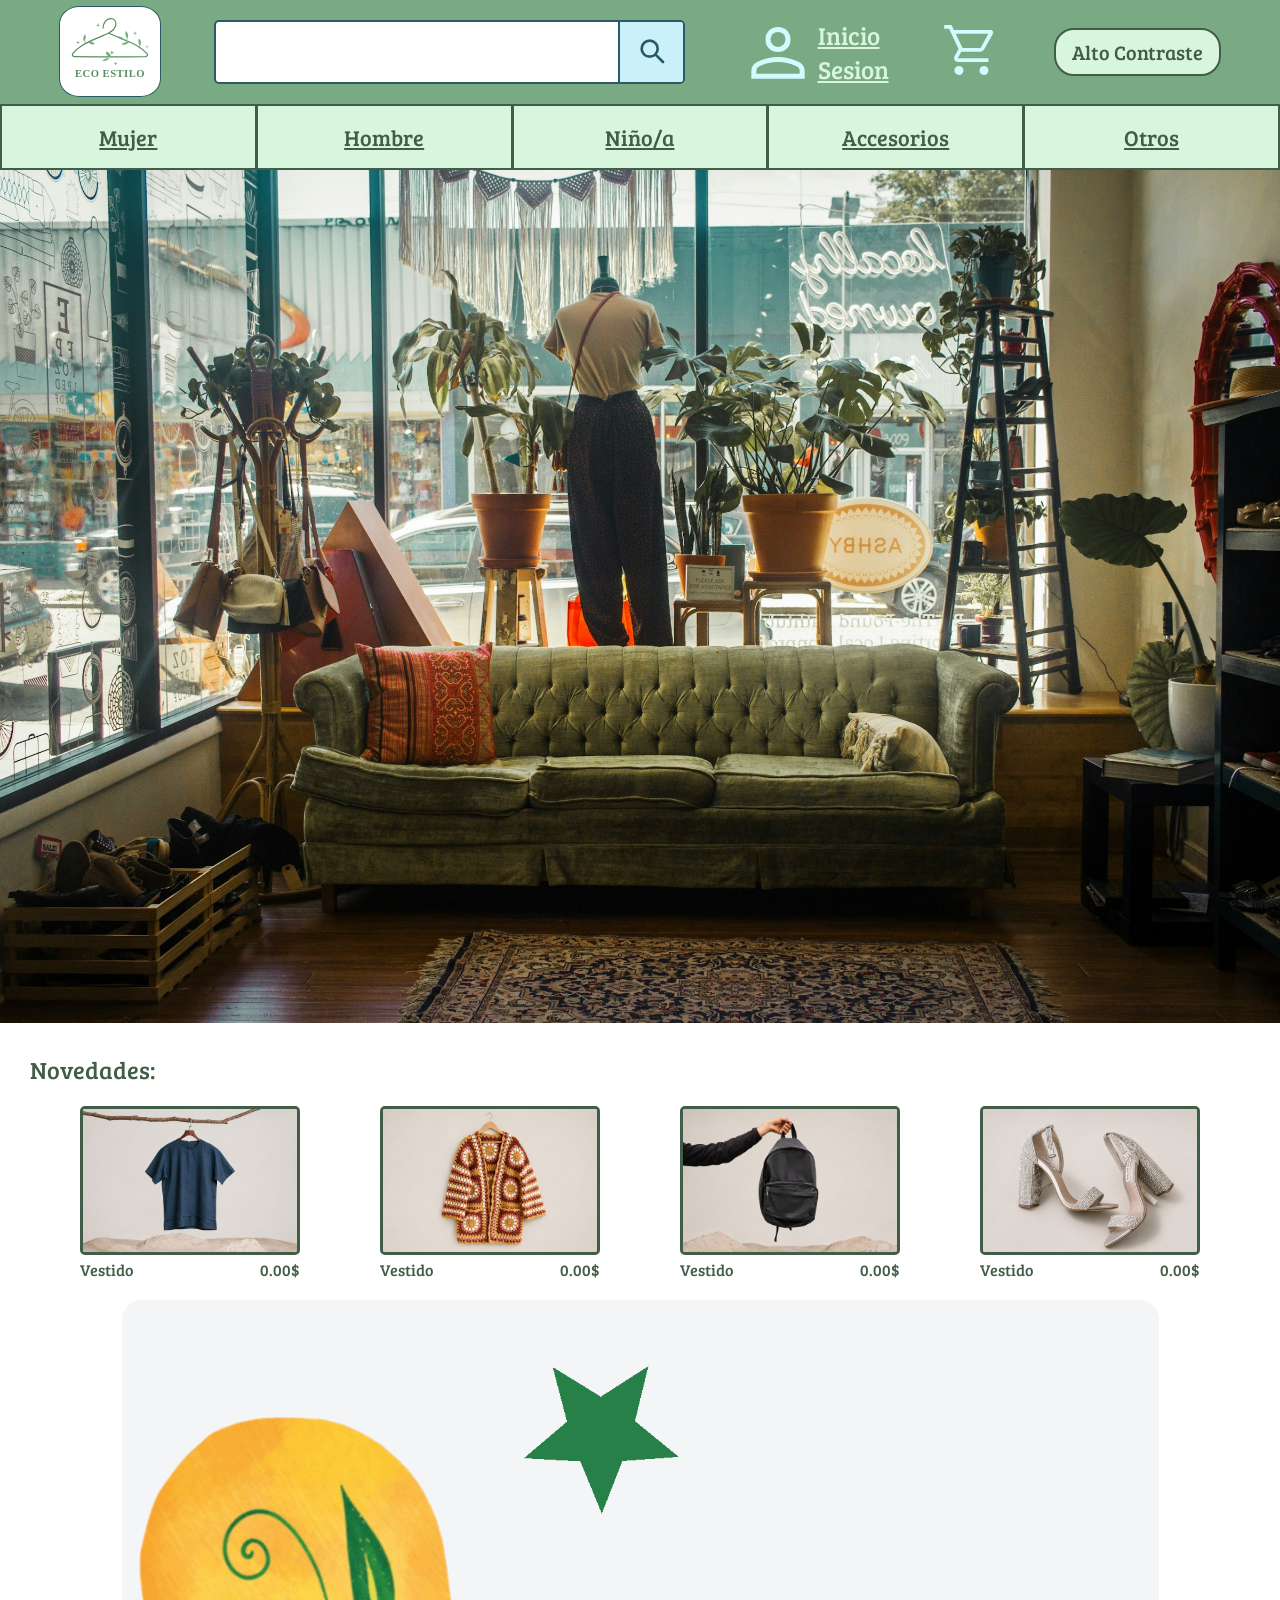
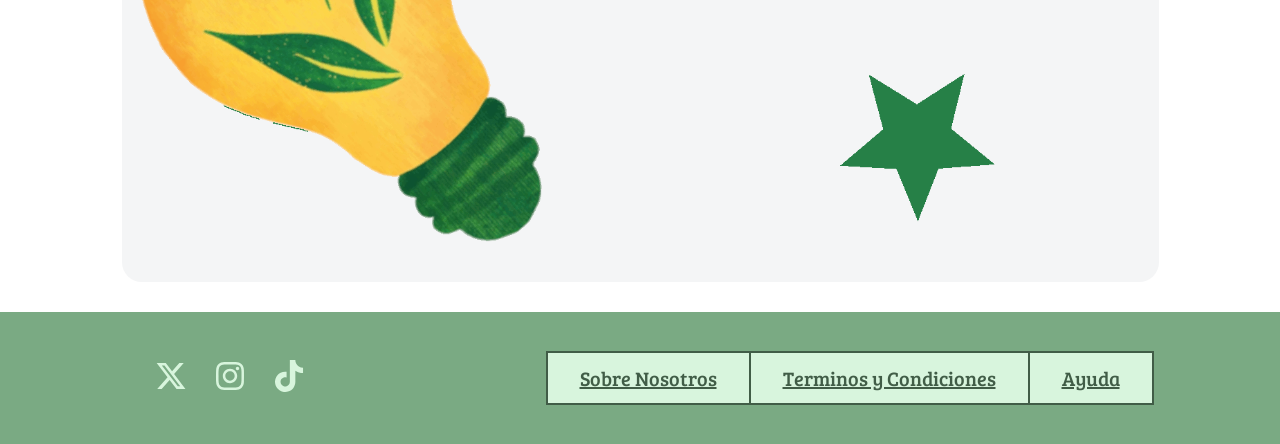
<file: index.html>
<!DOCTYPE html>
<html lang="en">
<head>
    <meta charset="UTF-8">
    <meta name="viewport" content="width=device-width, initial-scale=1.0">
    <title>Eco Estilo</title>
    <link rel="preconnect" href="https://fonts.googleapis.com">
    <link rel="preconnect" href="https://fonts.gstatic.com" crossorigin>
    <link href="https://fonts.googleapis.com/css2?family=Bree+Serif&display=swap" rel="stylesheet">
    <link rel="stylesheet" href="./css/estilo.css" title="Estilo Principal">
    <link rel="alternate stylesheet" href="./css/alto-contraste.css" title="Alto Contraste" id="link-contraste">
</head>
<body>
   
    <header>
        <div id="menuPrincipal">
            <div class="fondo_logo">
                <a href="./index.html"><img src="./img/svg/logo.svg" alt="logo" class="logo"></a>
            </div>
            <div id="buscador">
                <form action="#" method="get">
                    <input type="text" name="buscador" id="busca">
                    <button type="button" class="boton_buscar">
                        <svg class="lupa" width="32" height="32" viewBox="0 0 24 24" fill="none" stroke="currentColor" stroke-width="2" stroke-linecap="round" stroke-linejoin="round">
                            <circle cx="11" cy="11" r="6"></circle>
                            <line x1="21" y1="21" x2="16" y2="16"></line>
                        </svg>
                    </button>
                </form>
            </div>
            <div id="usuario">
                <a href="./sesion.html" class="inicio_sesion">
                    <img src="./img/svg/usuario.svg" alt="" class="imagen_usuario">
                    Inicio<br>Sesion
                </a>
            </div>
            <div id="compra">
            <a href="./comprar.html">
                <img src="./img/svg/cesta.svg" alt="carrito" class="imagen_carrito">
            </a>
            </div>
            <div id="boton_contraste">
                <button type="button" class="boton_altoContraste">Alto Contraste</button>
            </div>
        </div>
        <div class="enlaces">
            <nav>
                <a href="./lista-productos.html" class="a_enlaces">Mujer</a>
                <a href="./lista-productos.html" class="a_enlaces">Hombre</a>
                <a href="./lista-productos.html" class="a_enlaces">Niño/a</a>
                <a href="./lista-productos.html" class="a_enlaces">Accesorios</a>
                <a href="./lista-productos.html" class="a_enlaces">Otros</a>
            </nav>
        </div>
    </header>
    <main>
        <div id="banner">
            <picture>
                <!--
                source srcset="./multimedia/originales/imagen.webp" type="image/webp">
                -->
                <img src="./multimedia/originales/banner.jpg" alt="fondo-tienda">
            </picture>
        </div>
        <div id="novedades">
            <h2 class="texto_novedades">Novedades:</h2>
            <div id="mostrar_productos">
                <div class="productos">
                    <a href="./producto-detalle.html" class="enlace_producto_detalle">
                        <img src="./img/camiseta-azul.jpg" alt="ropa" class="imagenes_productos">
                        <div class="texto_descripcionSimple">
                            <p class="texto_producto">Vestido</p>
                            <p class="texto_precio">0.00$</p>
                        </div>
                    </a>
                </div>


                <div class="productos">
                    <a href="./producto-detalle.html" class="enlace_producto_detalle">
                        <img src="./img/jersey.jpg" alt="ropa" class="imagenes_productos">
                        <div class="texto_descripcionSimple">
                            <p class="texto_producto">Vestido</p>
                            <p class="texto_precio">0.00$</p>
                        </div>
                    </a>
                </div>
               
                <div class="productos">
                    <a href="./producto-detalle.html" class="enlace_producto_detalle">
                        <img src="./img/mochila.jpg" alt="ropa" class="imagenes_productos">
                        <div class="texto_descripcionSimple">
                            <p class="texto_producto">Vestido</p>
                            <p class="texto_precio">0.00$</p>
                        </div>
                    </a>
                </div>


                <div class="productos">
                    <a href="./producto-detalle.html" class="enlace_producto_detalle">
                        <img src="./img/tacones.jpg" alt="ropa" class="imagenes_productos">
                        <div class="texto_descripcionSimple">
                            <p class="texto_producto">Vestido</p>
                            <p class="texto_precio">0.00$</p>
                        </div>
                    </a>
                </div>
            </div>
            <div class="animacion">
                <img src="./multimedia/animaciones/Animacion_lampara.gif" alt="lampara" class="animacion">
            </div>
           
        </div>
    </main>
    <footer>
        <div id="redes">
            <a href="#"><img src="./img/svg/x.svg" alt="" class="imagenes_redes"></a>
            <a href="#"><img src="./img/svg/instagram.svg" alt="" class="imagenes_redes"></a>
            <a href="#"><img src="./img/svg/tiktok.svg" alt="" class="imagenes_redes"></a>
        </div>
        <div id="masEnlaces">
            <div class="enlaces_footer">
                <a href="./sobreNosotros.html" >Sobre Nosotros</a>
            </div>
            <div class="enlaces_footer">
                <a href="#" >Terminos y Condiciones</a>
            </div>
            <div class="enlaces_footer">
                <a href="#" >Ayuda</a>
            </div>
        </div>
    </footer>


    <!--Codigo para el boton de alto contraste-->
    <script>
        onload=()=>{
            document.getElementsByClassName("boton_altoContraste")[0].addEventListener("click",CambiarAltoContraste)
        }


        const stylesheetAlterno = document.getElementById('link-contraste');


        function CambiarAltoContraste(){
            if (stylesheetAlterno.disabled) {
                stylesheetAlterno.disabled = false; // ACTIVAR el css alternativo
            } else {
                stylesheetAlterno.disabled = true;  // DESACTIVAR el css alternativo
            }
        }


    </script>


</body>
</html>
</file>
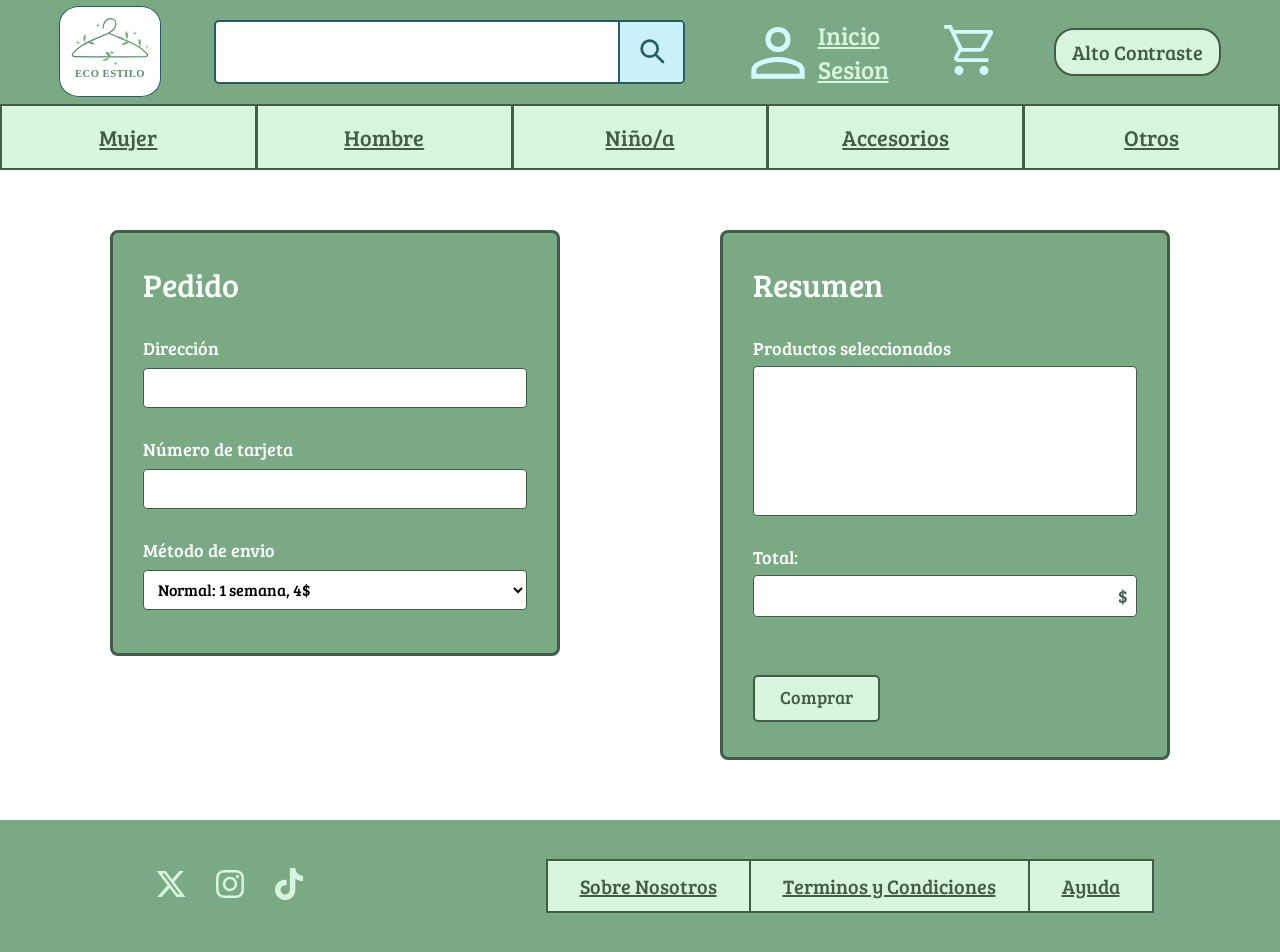
<file: comprar.html>
<!DOCTYPE html>
<html lang="en">
<head>
   <meta charset="UTF-8">
   <meta name="viewport" content="width=device-width, initial-scale=1.0">
   <title>Comprar</title>
   <link rel="preconnect" href="https://fonts.googleapis.com">
   <link rel="preconnect" href="https://fonts.gstatic.com" crossorigin>
   <link href="https://fonts.googleapis.com/css2?family=Bree+Serif&display=swap" rel="stylesheet">
   <link rel="stylesheet" href="./css/estilo.css" title="Estilo Principal">
   <link rel="alternate stylesheet" href="./css/alto-contraste.css" title="Alto Contraste" id="link-contraste">
</head>

<body>
    <header>
        <div id="menuPrincipal">
            <div class="fondo_logo">
                <a href="./index.html"><img src="./img/svg/logo.svg" alt="logo" class="logo"></a>
            </div>
            <div id="buscador">
                <form action="#" method="get">
                    <input type="text" name="buscador" id="busca">
                    <button type="button" class="boton_buscar">
                        <svg class="lupa" width="32" height="32" viewBox="0 0 24 24" fill="none" stroke="currentColor" stroke-width="2" stroke-linecap="round" stroke-linejoin="round">
                            <circle cx="11" cy="11" r="6"></circle>
                            <line x1="21" y1="21" x2="16" y2="16"></line>
                        </svg>
                    </button>
                </form>
            </div>
            <div id="usuario">
                <a href="./sesion.html" class="inicio_sesion">
                    <img src="./img/svg/usuario.svg" alt="" class="imagen_usuario">
                    Inicio<br>Sesion
                </a>
            </div>
            <div id="compra">
            <a href="./comprar.html">
                <img src="./img/svg/cesta.svg" alt="carrito" class="imagen_carrito">
            </a>
            </div>
            <div id="boton_contraste">
                <button type="button" class="boton_altoContraste">Alto Contraste</button>
            </div>
        </div>
        <div class="enlaces">
            <nav>
                <a href="./lista-productos.html" class="a_enlaces">Mujer</a>
                <a href="./lista-productos.html" class="a_enlaces">Hombre</a>
                <a href="./lista-productos.html" class="a_enlaces">Niño/a</a>
                <a href="./lista-productos.html" class="a_enlaces">Accesorios</a>
                <a href="./lista-productos.html" class="a_enlaces">Otros</a>
            </nav>
        </div>
    </header>


    <main>
        <section class="contenedor">
            <div class="columna">
                <form action="#" method="POST">
                    <h2>Pedido</h2>
                    <label>Dirección<br>
                        <input type="text" name="direccion" >
                    </label> <br>
                    <label>Número de tarjeta <br>
                        <input type="text" name="tarjeta" >
                    </label> <br>
                    <label>Método de envio
                        <select id="envio" name="envio">
                            <option value="normal">Normal: 1 semana, 4$</option>
                            <option value="express">Express: 1 día, 10$</option>
                        </select>
                    </label>
                </form>
            </div>
            <div class="columna">
                <form action="#" method="POST">
                    <h2>Resumen</h2>
                    <label>Productos seleccionados <br>
                        <p></p>
                    </label> <br>
                    <label>Total:<br>
                        <p class="precio_total"> $</p>
                    </label> <br> <br>                         
                    <input type="button" value="Comprar" class="boton">
                </form>
            </div>     
        </section>
   </main>

    <footer>
        <div id="redes">
            <a href="#"><img src="./img/svg/x.svg" alt="" class="imagenes_redes"></a>
            <a href="#"><img src="./img/svg/instagram.svg" alt="" class="imagenes_redes"></a>
            <a href="#"><img src="./img/svg/tiktok.svg" alt="" class="imagenes_redes"></a>
        </div>
        <div id="masEnlaces">
            <div class="enlaces_footer">
                <a href="./sobreNosotros.html" >Sobre Nosotros</a>
            </div>
            <div class="enlaces_footer">
                <a href="#" >Terminos y Condiciones</a>
            </div>
            <div class="enlaces_footer">
                <a href="#" >Ayuda</a>
            </div>
        </div>
    </footer>

    <!--Codigo para el boton de alto contraste-->
    <script>
        onload=()=>{
            document.getElementsByClassName("boton_altoContraste")[0].addEventListener("click",CambiarAltoContraste)
        }

        const stylesheetAlterno = document.getElementById('link-contraste');

        function CambiarAltoContraste(){
            if (stylesheetAlterno.disabled) {
                stylesheetAlterno.disabled = false; // ACTIVAR el archivo alternativo
            } else {
                stylesheetAlterno.disabled = true;  // DESACTIVAR el archivo alternativo
            }
        }

    </script>

</body>
</html>
</file>
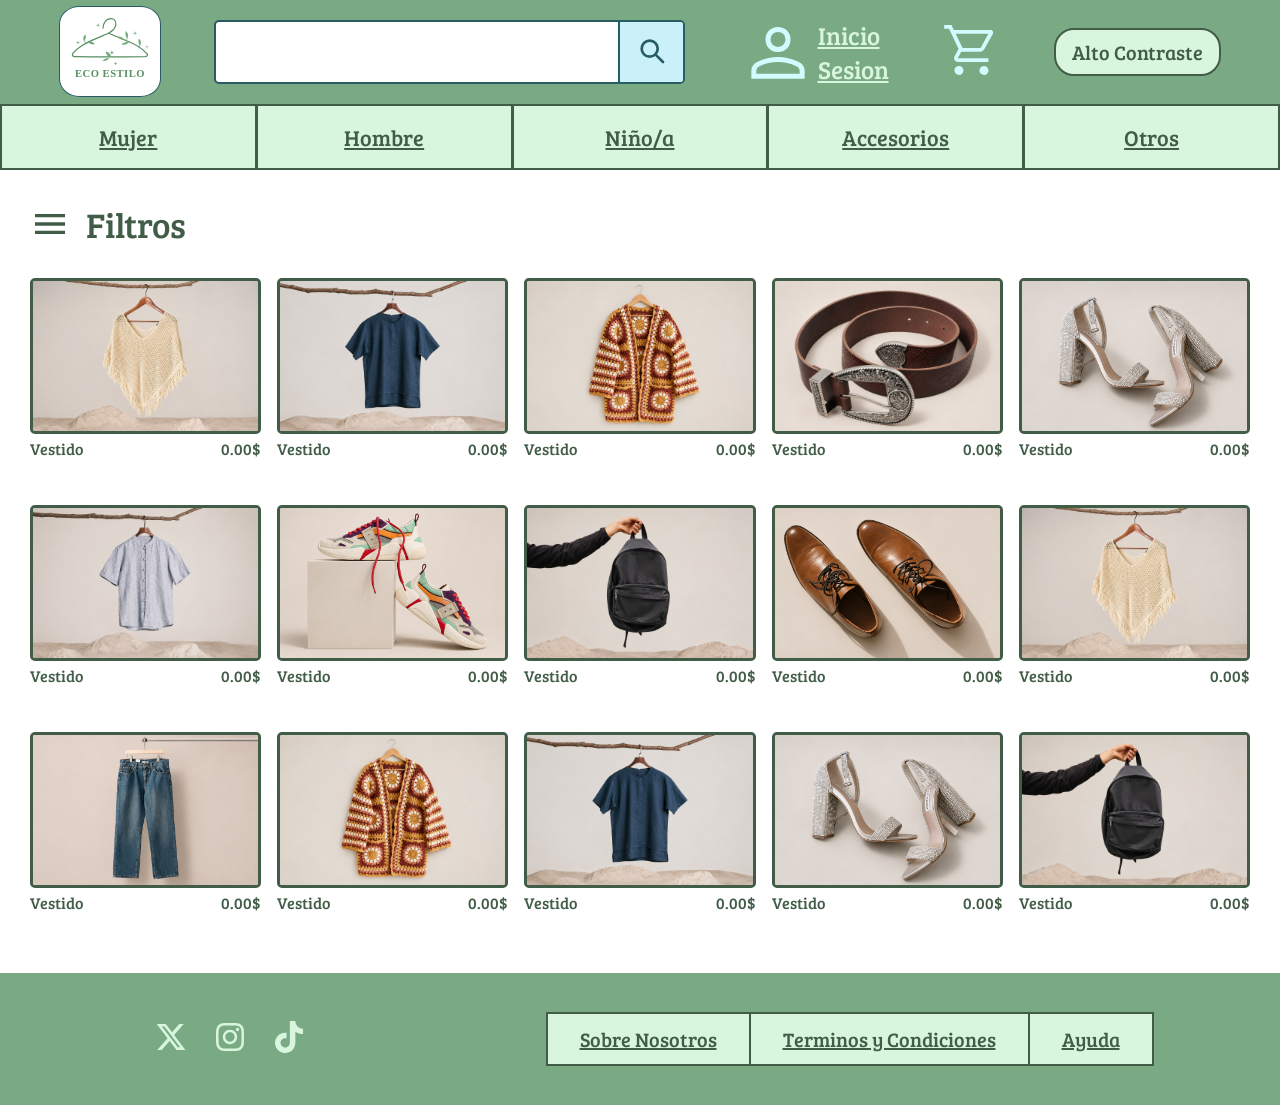
<file: lista-productos.html>
<!DOCTYPE html>
<html lang="en">
<head>
    <meta charset="UTF-8">
    <meta name="viewport" content="width=device-width, initial-scale=1.0">
    <title>Lista-Productos</title>
    <link rel="preconnect" href="https://fonts.googleapis.com">
    <link rel="preconnect" href="https://fonts.gstatic.com" crossorigin>
    <link href="https://fonts.googleapis.com/css2?family=Bree+Serif&display=swap" rel="stylesheet">
    <link rel="stylesheet" href="./css/estilo.css" title="Estilo Principal">
    <link rel="alternate stylesheet" href="./css/alto-contraste.css" title="Alto Contraste" id="link-contraste">
</head>
<body>
    <header>
        <div id="menuPrincipal">
            <div class="fondo_logo">
                <a href="./index.html"><img src="./img/svg/logo.svg" alt="logo" class="logo"></a>
            </div>
            <div id="buscador">
                <form action="#" method="get">
                    <input type="text" name="buscador" id="busca">
                    <button type="button" class="boton_buscar">
                        <svg class="lupa" width="32" height="32" viewBox="0 0 24 24" fill="none" stroke="currentColor" stroke-width="2" stroke-linecap="round" stroke-linejoin="round">
                            <circle cx="11" cy="11" r="6"></circle>
                            <line x1="21" y1="21" x2="16" y2="16"></line>
                        </svg>
                    </button>
                </form>
            </div>
            <div id="usuario">
                <a href="./sesion.html" class="inicio_sesion">
                    <img src="./img/svg/usuario.svg" alt="" class="imagen_usuario">
                    Inicio<br>Sesion
                </a>
            </div>
            <div id="compra">
            <a href="./comprar.html">
                <img src="./img/svg/cesta.svg" alt="carrito" class="imagen_carrito">
            </a>
            </div>
            <div id="boton_contraste">
                <button type="button" class="boton_altoContraste">Alto Contraste</button>
            </div>
        </div>
        <div class="enlaces">
            <nav>
                <a href="./lista-productos.html" class="a_enlaces">Mujer</a>
                <a href="./lista-productos.html" class="a_enlaces">Hombre</a>
                <a href="./lista-productos.html" class="a_enlaces">Niño/a</a>
                <a href="./lista-productos.html" class="a_enlaces">Accesorios</a>
                <a href="./lista-productos.html" class="a_enlaces">Otros</a>
            </nav>
        </div>
    </header>
    <main>
        <div class="filtros">
            <img src="./img/menu.svg" alt="filtro" class="imagen_filtro">
            <p class="texto_filtro">Filtros</p>
        </div>
        <div id="lista_productos">
            <div class="productos">
                <a href="./producto-detalle.html" class="enlace_producto_detalle">
                    <img src="./img/chal.jpg" alt="ropa" class="imagenes_productos">
                    <div class="texto_descripcionSimple">
                        <p class="texto_producto">Vestido</p>
                        <p class="texto_precio">0.00$</p>
                    </div>
                </a>
            </div>

            <div class="productos">
                <a href="./producto-detalle.html" class="enlace_producto_detalle">
                    <img src="./img/camiseta-azul.jpg" alt="ropa" class="imagenes_productos">
                    <div class="texto_descripcionSimple">
                        <p class="texto_producto">Vestido</p>
                        <p class="texto_precio">0.00$</p>
                    </div>
                </a>
            </div>

            <div class="productos">
                <a href="./producto-detalle.html" class="enlace_producto_detalle">
                    <img src="./img/jersey.jpg" alt="ropa" class="imagenes_productos">
                    <div class="texto_descripcionSimple">
                        <p class="texto_producto">Vestido</p>
                        <p class="texto_precio">0.00$</p>
                    </div>
                </a>
            </div>

            <div class="productos">
                <a href="./producto-detalle.html" class="enlace_producto_detalle">
                    <img src="./img/cinturon.jpg" alt="ropa" class="imagenes_productos">
                    <div class="texto_descripcionSimple">
                        <p class="texto_producto">Vestido</p>
                        <p class="texto_precio">0.00$</p>
                    </div>
                </a>
            </div>

            <div class="productos">
                <a href="./producto-detalle.html" class="enlace_producto_detalle">
                    <img src="./img/tacones.jpg" alt="ropa" class="imagenes_productos">
                    <div class="texto_descripcionSimple">
                        <p class="texto_producto">Vestido</p>
                        <p class="texto_precio">0.00$</p>
                    </div>
                </a>
            </div>

            <div class="productos">
                <a href="./producto-detalle.html" class="enlace_producto_detalle">
                    <img src="./img/camiseta-gris.jpg" alt="ropa" class="imagenes_productos">
                    <div class="texto_descripcionSimple">
                        <p class="texto_producto">Vestido</p>
                        <p class="texto_precio">0.00$</p>
                    </div>
                </a>
            </div>

            <div class="productos">
                <a href="./producto-detalle.html" class="enlace_producto_detalle">
                    <img src="./img/zapatillas.jpg" alt="ropa" class="imagenes_productos">
                    <div class="texto_descripcionSimple">
                        <p class="texto_producto">Vestido</p>
                        <p class="texto_precio">0.00$</p>
                    </div>
                </a>
            </div>

            <div class="productos">
                <a href="./producto-detalle.html" class="enlace_producto_detalle">
                    <img src="./img/mochila.jpg" alt="ropa" class="imagenes_productos">
                    <div class="texto_descripcionSimple">
                        <p class="texto_producto">Vestido</p>
                        <p class="texto_precio">0.00$</p>
                    </div>
                </a>
            </div>

            <div class="productos">
                <a href="./producto-detalle.html" class="enlace_producto_detalle">
                    <img src="./img/zapatos-cuero.jpg" alt="ropa" class="imagenes_productos">
                    <div class="texto_descripcionSimple">
                        <p class="texto_producto">Vestido</p>
                        <p class="texto_precio">0.00$</p>
                    </div>
                </a>
            </div>

            <div class="productos">
                <a href="./producto-detalle.html" class="enlace_producto_detalle">
                    <img src="./img/chal.jpg" alt="ropa" class="imagenes_productos">
                    <div class="texto_descripcionSimple">
                        <p class="texto_producto">Vestido</p>
                        <p class="texto_precio">0.00$</p>
                    </div>
                </a>
            </div>

            <div class="productos">
                <a href="./producto-detalle.html" class="enlace_producto_detalle">
                    <img src="./img/pantalon.jpg" alt="ropa" class="imagenes_productos">
                    <div class="texto_descripcionSimple">
                        <p class="texto_producto">Vestido</p>
                        <p class="texto_precio">0.00$</p>
                    </div>
                </a>
            </div>

            <div class="productos">
                <a href="./producto-detalle.html" class="enlace_producto_detalle">
                    <img src="./img/jersey.jpg" alt="ropa" class="imagenes_productos">
                    <div class="texto_descripcionSimple">
                        <p class="texto_producto">Vestido</p>
                        <p class="texto_precio">0.00$</p>
                    </div>
                </a>
            </div>

            <div class="productos">
                <a href="./producto-detalle.html" class="enlace_producto_detalle">
                    <img src="./img/camiseta-azul.jpg" alt="ropa" class="imagenes_productos">
                    <div class="texto_descripcionSimple">
                        <p class="texto_producto">Vestido</p>
                        <p class="texto_precio">0.00$</p>
                    </div>
                </a>
            </div>

            <div class="productos">
                <a href="./producto-detalle.html" class="enlace_producto_detalle">
                    <img src="./img/tacones.jpg" alt="ropa" class="imagenes_productos">
                    <div class="texto_descripcionSimple">
                        <p class="texto_producto">Vestido</p>
                        <p class="texto_precio">0.00$</p>
                    </div>
                </a>
            </div>

            <div class="productos">
                <a href="./producto-detalle.html" class="enlace_producto_detalle">
                    <img src="./img/mochila.jpg" alt="ropa" class="imagenes_productos">
                    <div class="texto_descripcionSimple">
                        <p class="texto_producto">Vestido</p>
                        <p class="texto_precio">0.00$</p>
                    </div>
                </a>
            </div>

        </div>
    </main>
    <footer>
        <div id="redes">
            <a href="#"><img src="./img/svg/x.svg" alt="" class="imagenes_redes"></a>
            <a href="#"><img src="./img/svg/instagram.svg" alt="" class="imagenes_redes"></a>
            <a href="#"><img src="./img/svg/tiktok.svg" alt="" class="imagenes_redes"></a>
        </div>
        <div id="masEnlaces">
            <div class="enlaces_footer">
                <a href="./sobreNosotros.html" >Sobre Nosotros</a>
            </div>
            <div class="enlaces_footer">
                <a href="#" >Terminos y Condiciones</a>
            </div>
            <div class="enlaces_footer">
                <a href="#" >Ayuda</a>
            </div>
        </div>
    </footer>

    <!--Codigo para el boton de alto contraste-->
    <script>
        onload=()=>{
            document.getElementsByClassName("boton_altoContraste")[0].addEventListener("click",CambiarAltoContraste)
        }

        const stylesheetAlterno = document.getElementById('link-contraste');

        function CambiarAltoContraste(){
            if (stylesheetAlterno.disabled) {
                stylesheetAlterno.disabled = false; // ACTIVAR el archivo alternativo
            } else {
                stylesheetAlterno.disabled = true;  // DESACTIVAR el archivo alternativo
            }
        }

    </script>

</body>
</html>
</file>
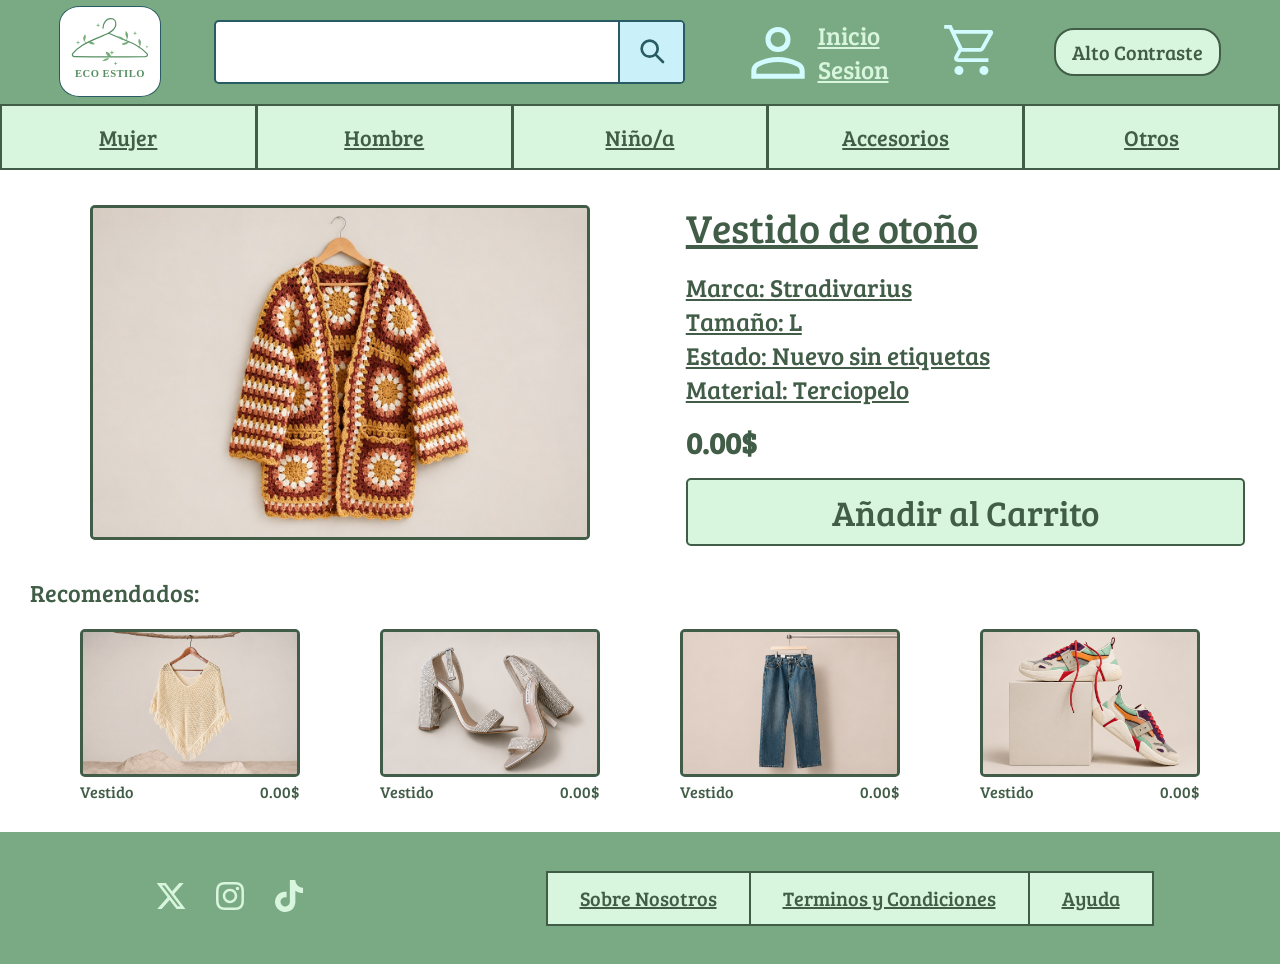
<file: producto-detalle.html>
<!DOCTYPE html>
<html lang="en">
<head>
    <meta charset="UTF-8">
    <meta name="viewport" content="width=device-width, initial-scale=1.0">
    <title>Producto-detalle</title>
    <link rel="preconnect" href="https://fonts.googleapis.com">
    <link rel="preconnect" href="https://fonts.gstatic.com" crossorigin>
    <link href="https://fonts.googleapis.com/css2?family=Bree+Serif&display=swap" rel="stylesheet">
    <link rel="stylesheet" href="./css/estilo.css" title="Estilo Principal">
    <link rel="stylesheet" href="./css/pagina-detalle.css">
    <link rel="alternate stylesheet" href="./css/alto-contraste.css" title="Alto Contraste" id="link-contraste">
</head>
<body>
    <header>
        <div id="menuPrincipal">
            <div class="fondo_logo">
                <a href="./index.html"><img src="./img/svg/logo.svg" alt="logo" class="logo"></a>
            </div>
            <div id="buscador">
                <form action="#" method="get">
                    <input type="text" name="buscador" id="busca">
                    <button type="button" class="boton_buscar">
                        <svg class="lupa" width="32" height="32" viewBox="0 0 24 24" fill="none" stroke="currentColor" stroke-width="2" stroke-linecap="round" stroke-linejoin="round">
                            <circle cx="11" cy="11" r="6"></circle>
                            <line x1="21" y1="21" x2="16" y2="16"></line>
                        </svg>
                    </button>
                </form>
            </div>
            <div id="usuario">
                <a href="./sesion.html" class="inicio_sesion">
                    <img src="./img/svg/usuario.svg" alt="" class="imagen_usuario">
                    Inicio<br>Sesion
                </a>
            </div>
            <div id="compra">
            <a href="./comprar.html">
                <img src="./img/svg/cesta.svg" alt="carrito" class="imagen_carrito">
            </a>
            </div>
            <div id="boton_contraste">
                <button type="button" class="boton_altoContraste">Alto Contraste</button>
            </div>
        </div>
        <div class="enlaces">
            <nav>
                <a href="./lista-productos.html" class="a_enlaces">Mujer</a>
                <a href="./lista-productos.html" class="a_enlaces">Hombre</a>
                <a href="./lista-productos.html" class="a_enlaces">Niño/a</a>
                <a href="./lista-productos.html" class="a_enlaces">Accesorios</a>
                <a href="./lista-productos.html" class="a_enlaces">Otros</a>
            </nav>
        </div>
    </header>
    <main>

        <div id="producto_detalle">
            <div class="producto_imagen_detalle">
                <img src="./img/jersey.jpg" alt="ropa" class="imagen_producto">
            </div>
            <div class="producto_descripcion_detalle">
                <div class="texto_producto_descripcion">

                    <h1 class="texto_titulo_producto">Vestido de otoño</h1>
                    <p class="texto_descripcion">Marca: Stradivarius <br>
                        Tamaño: L <br>
                        Estado: Nuevo sin etiquetas <br>
                        Material: Terciopelo<br>
                    </p>
                    <h2 class="texto_precio_producto">0.00$</h2>
                </div>

                <button type="button" class="boton_comprar">Añadir al Carrito</button>
            </div>
        </div>

        <div id="recomendado">
            <h2 class="texto_recomendado">Recomendados:</h2>
            
            <div id="mostrar_productos">
                <div class="productos">
                    <a href="./producto-detalle.html" class="enlace_producto_detalle">
                        <img src="./img/chal.jpg" alt="ropa" class="imagenes_productos">
                        <div class="texto_descripcionSimple">
                            <p class="texto_producto">Vestido</p>
                            <p class="texto_precio">0.00$</p>
                        </div>
                    </a>
                </div>

                <div class="productos">
                    <a href="./producto-detalle.html" class="enlace_producto_detalle">
                        <img src="./img/tacones.jpg" alt="ropa" class="imagenes_productos">
                        <div class="texto_descripcionSimple">
                            <p class="texto_producto">Vestido</p>
                            <p class="texto_precio">0.00$</p>
                        </div>
                    </a>
                </div>
                
                <div class="productos">
                    <a href="./producto-detalle.html" class="enlace_producto_detalle">
                        <img src="./img/pantalon.jpg" alt="ropa" class="imagenes_productos">
                        <div class="texto_descripcionSimple">
                            <p class="texto_producto">Vestido</p>
                            <p class="texto_precio">0.00$</p>
                        </div>
                    </a>
                </div>

                <div class="productos">
                    <a href="./producto-detalle.html" class="enlace_producto_detalle">
                        <img src="./img/zapatillas.jpg" alt="ropa" class="imagenes_productos">
                        <div class="texto_descripcionSimple">
                            <p class="texto_producto">Vestido</p>
                            <p class="texto_precio">0.00$</p>
                        </div>
                    </a>
                </div>
            </div>
            
        </div>
    </main>
    <footer>
        <div id="redes">
            <a href="#"><img src="./img/svg/x.svg" alt="" class="imagenes_redes"></a>
            <a href="#"><img src="./img/svg/instagram.svg" alt="" class="imagenes_redes"></a>
            <a href="#"><img src="./img/svg/tiktok.svg" alt="" class="imagenes_redes"></a>
        </div>
        <div id="masEnlaces">
            <div class="enlaces_footer">
                <a href="./sobreNosotros.html" >Sobre Nosotros</a>
            </div>
            <div class="enlaces_footer">
                <a href="#" >Terminos y Condiciones</a>
            </div>
            <div class="enlaces_footer">
                <a href="#" >Ayuda</a>
            </div>
        </div>
    </footer>

    <!--Codigo para el boton de alto contraste-->
    <script>
        onload=()=>{
            document.getElementsByClassName("boton_altoContraste")[0].addEventListener("click",CambiarAltoContraste)
        }

        const stylesheetAlterno = document.getElementById('link-contraste');

        function CambiarAltoContraste(){
            if (stylesheetAlterno.disabled) {
                stylesheetAlterno.disabled = false; // ACTIVAR el archivo alternativo
            } else {
                stylesheetAlterno.disabled = true;  // DESACTIVAR el archivo alternativo
            }
        }

    </script>
</body>
</html>
</file>
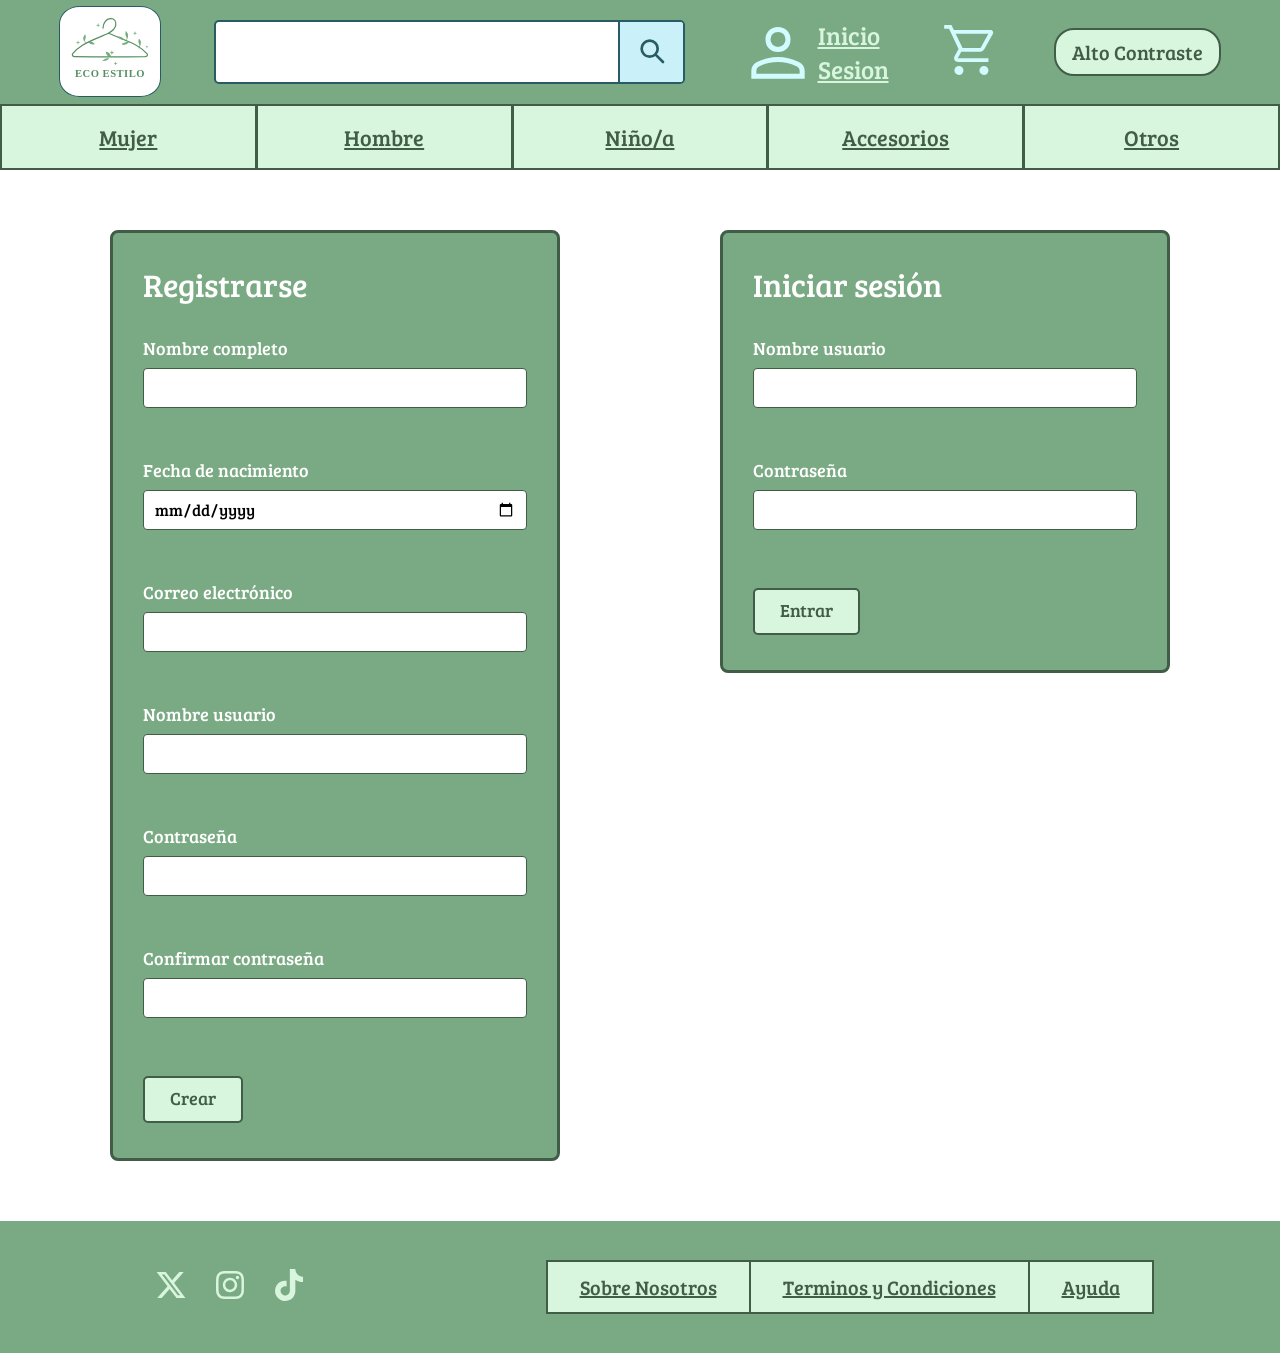
<file: sesion.html>
<!DOCTYPE html>
<html lang="en">
<head>
   <meta charset="UTF-8">
   <meta name="viewport" content="width=device-width, initial-scale=1.0">
   <title>Iniciar sesión / Registrarse</title>
   <link rel="preconnect" href="https://fonts.googleapis.com">
   <link rel="preconnect" href="https://fonts.gstatic.com" crossorigin>
   <link href="https://fonts.googleapis.com/css2?family=Bree+Serif&display=swap" rel="stylesheet">
   <link rel="stylesheet" href="./css/estilo.css" title="Estilo Principal">
   <link rel="alternate stylesheet" href="./css/alto-contraste.css" title="Alto Contraste" id="link-contraste"> 
</head>
<body>
    
    <header>
        <div id="menuPrincipal">
            <div class="fondo_logo">
                <a href="./index.html"><img src="./img/svg/logo.svg" alt="logo" class="logo"></a>
            </div>
            <div id="buscador">
                <form action="#" method="get">
                    <input type="text" name="buscador" id="busca">
                    <button type="button" class="boton_buscar">
                        <svg class="lupa" width="32" height="32" viewBox="0 0 24 24" fill="none" stroke="currentColor" stroke-width="2" stroke-linecap="round" stroke-linejoin="round">
                            <circle cx="11" cy="11" r="6"></circle>
                            <line x1="21" y1="21" x2="16" y2="16"></line>
                        </svg>
                    </button>
                </form>
            </div>
            <div id="usuario">
                <a href="./sesion.html" class="inicio_sesion">
                    <img src="./img/svg/usuario.svg" alt="" class="imagen_usuario">
                    Inicio<br>Sesion
                </a>
            </div>
            <div id="compra">
            <a href="./comprar.html">
                <img src="./img/svg/cesta.svg" alt="carrito" class="imagen_carrito">
            </a>
            </div>
            <div id="boton_contraste">
                <button type="button" class="boton_altoContraste">Alto Contraste</button>
            </div>
        </div>
        <div class="enlaces">
            <nav>
                <a href="./lista-productos.html" class="a_enlaces">Mujer</a>
                <a href="./lista-productos.html" class="a_enlaces">Hombre</a>
                <a href="./lista-productos.html" class="a_enlaces">Niño/a</a>
                <a href="./lista-productos.html" class="a_enlaces">Accesorios</a>
                <a href="./lista-productos.html" class="a_enlaces">Otros</a>
            </nav>
        </div>
    </header>
   
   
   <main>
        <section class="contenedor">
            <div class="columna">
                <form action="#" method="POST">
                    <h2>Registrarse</h2>
                    <label>Nombre completo <br>
                        <input type="text" name="nombre_completo" >
                    </label> <br> <br>
                    <label>Fecha de nacimiento<br>
                        <input type="date" name="fecha_nacimiento" >
                    </label> <br> <br>
                    <label>Correo electrónico<br>
                        <input type="email" name="correo" >
                    </label> <br> <br>
                    <label>Nombre usuario<br>
                        <input type="text" name="usuario" >
                    </label> <br> <br>
                    <label>Contraseña <br>
                        <input type="password" name="contrasena" >
                    </label> <br> <br>
                    <label>Confirmar contraseña<br>
                        <input type="password" name="confirmar_contrasena" >
                    </label> <br> <br>                         
                    <input type="button" value="Crear" class="boton">
                </form>
            </div>     
            <div class="columna">
                <form action="#" method="POST">
                    <h2>Iniciar sesión</h2>
                    <label>Nombre usuario<br>
                        <input type="text" name="usuario" >
                    </label> <br> <br>
                    <label>Contraseña <br>
                        <input type="password" name="contrasena" >
                    </label> <br> <br>
                    <input type="button" value="Entrar" class="boton">
                </form>
            </div>
        </section>
   </main>

    <footer>
        <div id="redes">
            <a href="#"><img src="./img/svg/x.svg" alt="" class="imagenes_redes"></a>
            <a href="#"><img src="./img/svg/instagram.svg" alt="" class="imagenes_redes"></a>
            <a href="#"><img src="./img/svg/tiktok.svg" alt="" class="imagenes_redes"></a>
        </div>
        <div id="masEnlaces">
            <div class="enlaces_footer">
                <a href="./sobreNosotros.html" >Sobre Nosotros</a>
            </div>
            <div class="enlaces_footer">
                <a href="#" >Terminos y Condiciones</a>
            </div>
            <div class="enlaces_footer">
                <a href="#" >Ayuda</a>
            </div>
        </div>
    </footer>

    <!--Codigo para el boton de alto contraste-->
    <script>
        onload=()=>{
            document.getElementsByClassName("boton_altoContraste")[0].addEventListener("click",CambiarAltoContraste)
        }

        const stylesheetAlterno = document.getElementById('link-contraste');

        function CambiarAltoContraste(){
            if (stylesheetAlterno.disabled) {
                stylesheetAlterno.disabled = false; // ACTIVAR el archivo alternativo
            } else {
                stylesheetAlterno.disabled = true;  // DESACTIVAR el archivo alternativo
            }
        }

    </script>

</body>
</html>
</file>
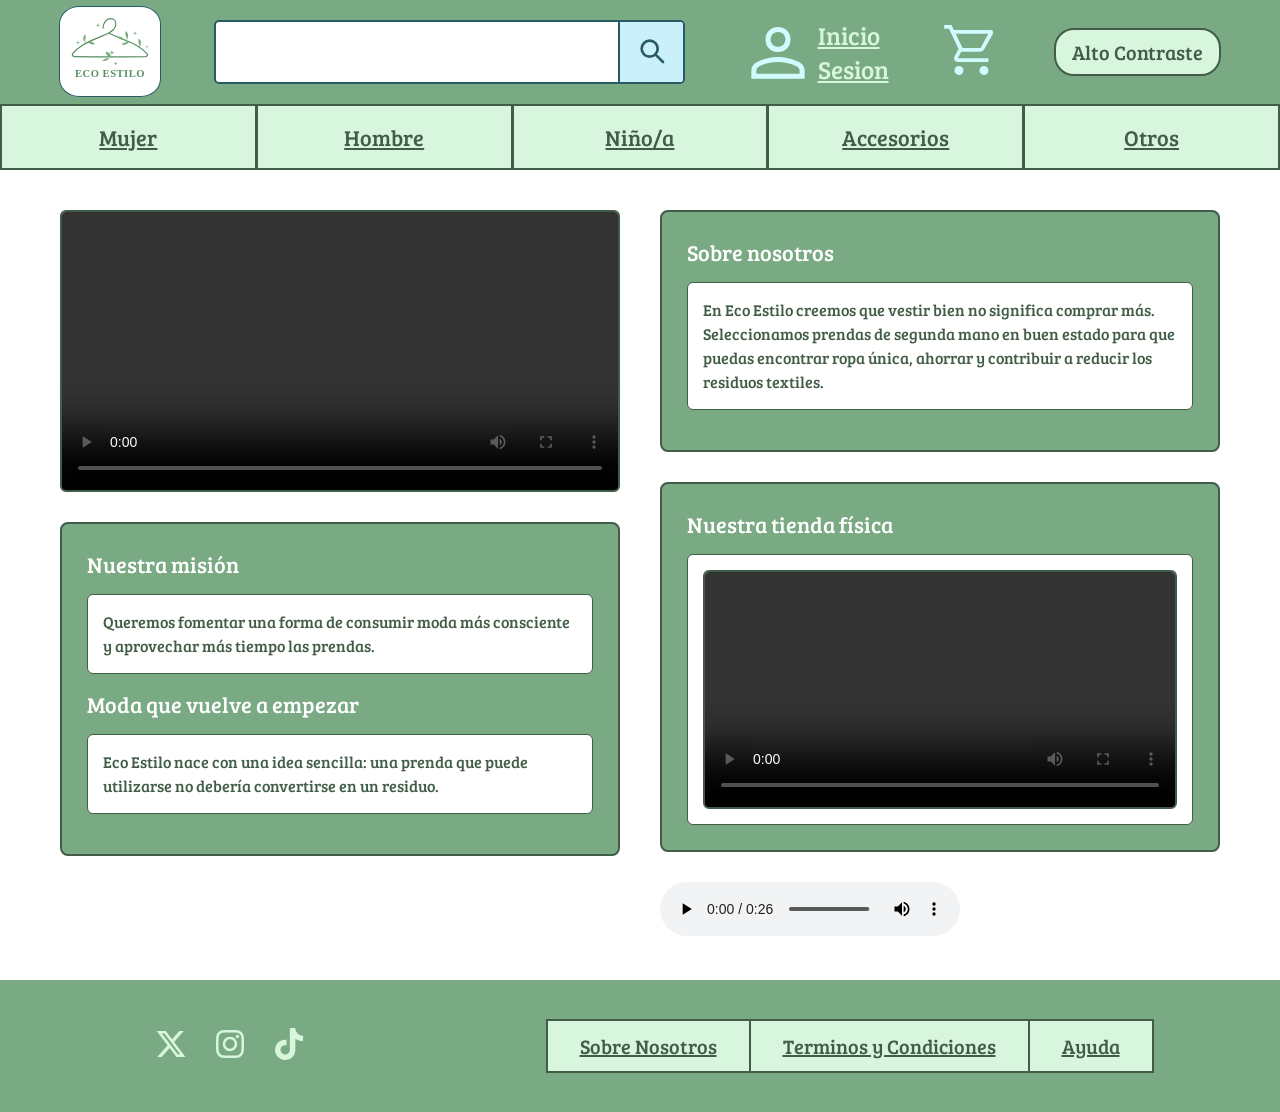
<file: sobreNosotros.html>
<!DOCTYPE html>
<html lang="en">
<head>
    <meta charset="UTF-8">
    <meta name="viewport" content="width=device-width, initial-scale=1.0">
    <title>Document</title>
    <link rel="preconnect" href="https://fonts.googleapis.com">
    <link rel="preconnect" href="https://fonts.gstatic.com" crossorigin>
    <link href="https://fonts.googleapis.com/css2?family=Bree+Serif&display=swap" rel="stylesheet">
    <link rel="stylesheet" href="./css/estilo.css" title="Estilo Principal">
    <link rel="alternate stylesheet" href="./css/alto-contraste.css" title="Alto Contraste" id="link-contraste">
</head>
<body>

    <header>
        <div id="menuPrincipal">
            <div class="fondo_logo">
                <a href="./index.html"><img src="./img/svg/logo.svg" alt="logo" class="logo"></a>
            </div>
            <div id="buscador">
                <form action="#" method="get">
                    <input type="text" name="buscador" id="busca">
                    <button type="button" class="boton_buscar">
                        <svg class="lupa" width="32" height="32" viewBox="0 0 24 24" fill="none" stroke="currentColor" stroke-width="2" stroke-linecap="round" stroke-linejoin="round">
                            <circle cx="11" cy="11" r="6"></circle>
                            <line x1="21" y1="21" x2="16" y2="16"></line>
                        </svg>
                    </button>
                </form>
            </div>
            <div id="usuario">
                <a href="./sesion.html" class="inicio_sesion">
                    <img src="./img/svg/usuario.svg" alt="" class="imagen_usuario">
                    Inicio<br>Sesion
                </a>
            </div>
            <div id="compra">
            <a href="./comprar.html">
                <img src="./img/svg/cesta.svg" alt="carrito" class="imagen_carrito">
            </a>
            </div>
            <div id="boton_contraste">
                <button type="button" class="boton_altoContraste">Alto Contraste</button>
            </div>
        </div>
        <div class="enlaces">
            <nav>
                <a href="./lista-productos.html" class="a_enlaces">Mujer</a>
                <a href="./lista-productos.html" class="a_enlaces">Hombre</a>
                <a href="./lista-productos.html" class="a_enlaces">Niño/a</a>
                <a href="./lista-productos.html" class="a_enlaces">Accesorios</a>
                <a href="./lista-productos.html" class="a_enlaces">Otros</a>
            </nav>
        </div>
    </header>

    <main> 
        
        <section class="nosotros">
           
            <div class="columna_izquierda">
                <div class="video">
                   <video src="./multimedia/video/video-cliente.mp4" class="video-tienda" controls autoplay>
                        <source  src="./multimedia/video/video-cliente.mp4"  type="video/mp4">
                        <source src="./multimedia/video/video-cliente (segundo formato).webm" type="video/webm">
                   </video>
                </div>
                <div class="mision">
                    <h2>Nuestra misión</h2>
                    <div class="texto">
                        <p>Queremos fomentar una forma de consumir moda más consciente y aprovechar más tiempo las prendas.</p>
                    </div>
                    <h2>Moda que vuelve a empezar</h2>
                    <div class="texto">
                        <p>Eco Estilo nace con una idea sencilla: una prenda que puede utilizarse no debería convertirse en un residuo.</p>
                    </div>
                </div>
            </div>
            <div class="columna_derecha">
                <div class="info">
                    <h2>Sobre nosotros</h2>
                    <div class="texto">
                        <p>En Eco Estilo creemos que vestir bien no significa comprar más.</p>
                        <p>Seleccionamos prendas de segunda mano en buen estado para que puedas encontrar ropa única, ahorrar y contribuir a reducir los residuos textiles.</p>
                    </div>
                </div>
                <div class="ubicacion">
                    <h2>Nuestra tienda física</h2>
                    <div class="caja-mapa">
                        <!--<img src="./img/mapa.png" alt="Mapa" class="img-nosotros">-->
                        <video class="video-tienda" controls autoplay>
                            <source  src="./multimedia/animaciones/videoModa.mp4"  type="video/mp4">
                            <source src="./multimedia/animaciones/videoModa(otro formato).mov" type="video/mov">
                        </video>
                    </div>
                </div>
                <div class="audio-tienda">
                    <audio controls loop preload="auto">
                        <source src="./multimedia/audio/musica-fondo(formato mp3).mp3" type="audio/mpeg">
                        <source src="./multimedia/audio/musica-fondo(segundo formato).ogg" type="audio/ogg">
                    </audio>
                </div>
            </div>
        </section>
    </main>


    <footer>
        <div id="redes">
            <a href="#"><img src="./img/svg/x.svg" alt="" class="imagenes_redes"></a>
            <a href="#"><img src="./img/svg/instagram.svg" alt="" class="imagenes_redes"></a>
            <a href="#"><img src="./img/svg/tiktok.svg" alt="" class="imagenes_redes"></a>
        </div>
        <div id="masEnlaces">
            <div class="enlaces_footer">
                <a href="./sobreNosotros.html" >Sobre Nosotros</a>
            </div>
            <div class="enlaces_footer">
                <a href="#" >Terminos y Condiciones</a>
            </div>
            <div class="enlaces_footer">
                <a href="#" >Ayuda</a>
            </div>
        </div>
    </footer>

    <!--Codigo para el boton de alto contraste-->
    <script>
        onload=()=>{
            document.getElementsByClassName("boton_altoContraste")[0].addEventListener("click",CambiarAltoContraste)
        }

        const stylesheetAlterno = document.getElementById('link-contraste');

        function CambiarAltoContraste(){
            if (stylesheetAlterno.disabled) {
                stylesheetAlterno.disabled = false; // ACTIVAR el archivo alternativo
            } else {
                stylesheetAlterno.disabled = true;  // DESACTIVAR el archivo alternativo
            }
        }

    </script>

</body>
</html>
</file>
<file: css/estilo.css>
:root{
    /*Colores*/
    --color-base1:#415d47;
    --color-base2:#7AAA83;
    --color-base3:#d8f5dd;
    --color-extra1:#285b64;
    --color-extra2:#5dbecf;
    --color-extra3:#caf1fa;
    --color-fondo-claro:#ffffff;

    /*Fuentes*/     
    --fuente-principal: "Bree Serif",serif;
}


*{
    margin: 0;
    padding: 0;
    box-sizing: border-box;
    font-family: var(--fuente-principal);
    font-weight: 400;
    font-style: normal;
}

/* HEADER --------------------------------------------------------------------------------------------------------------------------*/

/*Menu Principal*/
#menuPrincipal{
    display: flex; 
    flex-direction: row; 
    flex-wrap: wrap;
    justify-content: space-evenly; 
    align-items: center;
    padding:0.5%;
    background-color: var(--color-base2);
}

.fondo_logo{
    background-color: var(--color-fondo-claro);
    border: 1px solid var(--color-extra1);
    border-radius: 20%;
}

.logo{
    width:100px;
    border-radius:90px;
}

/*Buscador*/
#buscador{
    display: flex;
    background-color: var(--color-fondo-claro);
    border: 2px solid var(--color-extra1);
    border-top-left-radius: 5px;
    border-bottom-left-radius: 5px;
    border-top-right-radius: 5px;
    border-bottom-right-radius: 5px;
}

form{
    display: flex;
    flex-direction: row;
    align-items: center;
}


#busca{
    margin: 1px;
    height: 3.6rem;
    width: 25rem ;
    border:0px;
    border-top-left-radius: 5px;
    border-bottom-left-radius: 5px;
    font-size: 20px;
}

#busca:focus{
    outline: none;
}

.boton_buscar{
    height: 60px;
    width: 65px;
    background-color:var(--color-extra3);
    border: 0px;
    border-left: 2px solid var(--color-extra1);
    border-top-right-radius: 3px;
    border-bottom-right-radius: 3px;
}

.boton_buscar:hover{
    background-color: var(--color-extra2);
    transition: background-color ease-in-out 0.2s;
}

.imagen_buscar{
    width: 10px;
}

.lupa{
    color: var(--color-extra1);
}

.imagen_usuario{
    max-width: 80px;
}

.imagen_carrito{
    max-width: 60px;
}

#banner {
    width: 100%;
    height: auto;       
    overflow: hidden;
}

#banner picture {
    display: block;
    width: 100%;
}

#banner img {
    width: 100%;
    height: auto;
    display: block;
    object-fit: cover;
}

/*Inicio Sesion*/

.inicio_sesion{
    display: flex;
    flex-direction: row;
    align-items: center;
    color: var(--color-base3);
    font-size: 25px;
}

.inicio_sesion:hover{
    color: var(--color-base1);
    transition: color ease-in-out 0.2s;
}

.imagen_usuario{
    width: 90px;
}

/*Carrito de compras*/

.imagen_carrito{
    width: 85px;
}

/*Boton para cambiar alto contraste*/

.boton_altoContraste{
    background-color: var(--color-base3);
    color: var(--color-base1);
    border: 2px solid var(--color-base1);
    border-radius: 20px;
    font-size: 20px;
    padding: 0.5rem 1rem;  
}

.boton_altoContraste:hover{
    background-color: var(--color-base1);
    color: var(--color-base3);
    transition: background-color ease-in-out 0.2s, color ease-in-out 0.2s;
}

/*Enlaces del menu */
nav {
    display: flex;
    justify-content: space-around;
    width: 100%; 
}

.enlaces {
    background-color: var(--color-base3);
    border: 2px solid var(--color-base1); 
    display: flex;
    flex-direction: row;
    justify-content: space-between;
    width: 100%; 
}

.a_enlaces {
    flex: 1; 
    text-align: center;
    color: var(--color-base1); 
    border-right: 3px solid var(--color-base1); 
    padding: 1rem 1rem; 
    font-size: 22px; 
}

.a_enlaces:hover{
    color: var(--color-base2);
    transition: color ease-in-out 0.2s;
}

.a_enlaces:last-of-type{
    border:none;
} 


/*MAIN*/

div.animacion{
    display: flex;
    justify-content: center;
}

img.animacion{
    max-width: 85%;
    border-radius: 20px;
}

/*Seccion Novedades y Recomendado*/
#novedades,#recomendado{
    margin: 30px
}
.texto_novedades,.texto_recomendado{
    color:var(--color-base1) ;
}

#mostrar_productos{
    display: flex; 
    flex-direction: row;
    flex-wrap: wrap; 
    justify-content: space-around;
    gap: 20px; 
    margin: 20px;
}

/*Lista Productos con Filtro*/

.filtros{
    display: flex;
    flex-direction: row;
    justify-content:flex-start;
    margin: 30px;
}

.imagen_filtro{
    width: 40px;
    margin-right: 1rem;
}

.texto_filtro{
    color: var(--color-base1);
    font-size: 35px;
}

#lista_productos{
    margin: 30px;
    display: grid;
    grid-template-columns: repeat(5, 4fr);
    gap: 1rem;
}

main #lista_productos .productos {
    width: 100%;
    max-width: 300px; 
    justify-self: center;
    margin-bottom: 30px;
}

/*Producto Detalle*/

#producto_detalle{
    display: flex;
    flex-direction: row;
    justify-content: space-around;
    align-items: center;
    margin: 30px;

}

.producto_imagen_detalle{
    width: 50%;
    display: flex;
    justify-content: center;
}

.imagen_producto{
    width: 200%; 
    max-width: 500px; 
    height: auto;
    border: 3px solid var(--color-base1);
    border-radius: 5px;
}

.producto_descripcion_detalle{
    margin-left: 30px;
}

.texto_producto_descripcion{
    display: flex;
    flex-direction: column;
    color: var(--color-base1);
}

.texto_titulo_producto{
    font-size: 40px;
    margin-bottom: 1rem;
}

.texto_descripcion{
    font-size: 25px;
    margin-bottom: 1rem;
}
.texto_precio_producto{
    font-size: 30px;
    margin-bottom: 1rem;
}
.boton_comprar{
    background-color: var(--color-base3);
    color: var(--color-base1);
    border: 2px solid var(--color-base1);
    border-radius: 5px;
    font-size: 35px;
    padding: 0.5rem 9rem;  
}

.boton_comprar:hover{
    background-color: var(--color-base1);
    color: var(--color-base3);
    transition: background-color ease-in-out 0.2s, color ease-in-out 0.2s;
}



/*Productos*/
.productos{
    width: 220px;
    margin: 0
}

.enlace_producto_detalle{
    text-decoration: none;
}

.imagenes_productos{
    width: 100%;
    height: auto;
    border: 3px solid var(--color-base1);
    border-radius: 5px;
}

.texto_descripcionSimple{
    display: flex;
    justify-content: space-between;
}

.texto_producto,.texto_precio{
    color: var(--color-base1);
}


/* SESION/REGISTRARSE ------------------------------------------------------------------------------------------------------------------------------------------- */        

/* Contenedor principal para ambos formularios */
.contenedor {
    display: flex;
    flex-direction: row;
    justify-content: space-around;
    align-items: flex-start;
    width: 100%;
    margin: 40px 0;
    padding: 0 30px;
    box-sizing: border-box;
    flex-wrap: wrap;
}

/* Columna de cada formulario */
.contenedor .columna {
    background-color: var(--color-base2);
    border: 3px solid var(--color-base1);
    border-radius: 8px;
    padding: 30px;
    width: 450px;
    box-sizing: border-box;
    display: flex;
    flex-direction: column;
    margin: 20px 0px 20px 0px;
}

/* Caja de cada formulario */
.contenedor .columna form {
    display: flex;
    flex-direction: column;
    width: 100%;
    box-sizing: border-box;
    align-items: start;
    padding-bottom: 5px;
}

/* Títulos de los formularios */
.contenedor h2 {
    color: var(--color-fondo-claro);
    font-size: 32px;
    margin-bottom: 30px;
    font-weight: 400;
    width: 100%;
}

/* Etiquetas de los campos */
.contenedor label {
    display: flex;
    flex-direction: column;
    color: var(--color-fondo-claro);
    font-size: 18px;
    margin-bottom: 8px;
    width: 100%;
}


/* Campos donde se rellenan los datos */
.contenedor input {
    height: 40px;
    width: 100%;
    border-radius: 4px;
    border: 1px solid var(--color-base1);
    padding: 0 10px;
    font-size: 16px;
    background-color: var(--color-fondo-claro);
    margin-top: 8px;
    box-sizing: border-box;
}

/* Efecto del campo cuando pase por encima */
.contenedor input:hover {
    background-color: var(--color-extra2);
}

/* Efecto del campo cuando lo seleccione */
.contenedor input:focus-within {
    background-color: var(--color-extra2);
}

/* Boton que envia los datos */
.contenedor .boton {
    background-color: var(--color-base3);
    color: var(--color-base1);
    border: 2px solid var(--color-base1);
    border-radius: 5px;
    padding: 8px 25px 35px;
    font-size: 18px;
    cursor: pointer;
    width: fit-content;
}

/* Efecto del boton cuando pase por encima */
.boton:hover {
    background-color: var(--color-extra2);
    transition: background-color ease-in-out 0.4s;
}




/* COMPRAR --------------------------------------------------------------------------------------------------------------------------------------------------- */


/* Opciones del despelgable de envio */
.contenedor input, .contenedor select {
    height: 40px;
    width: 100%;
    border-radius: 4px;
    border: 1px solid var(--color-base1);
    padding: 0 10px;
    font-size: 16px;
    background-color: var(--color-fondo-claro);
    margin-top: 8px;
    box-sizing: border-box;
}

/* Efecto del desplegable*/
.contenedor input:hover, .contenedor select:hover {
    background-color: var(--color-extra2);
}

/* Lista de productos anteriormente seleccionados */
.contenedor label p {
    background-color: var(--color-fondo-claro);
    height: 150px;
    border: 1px solid var(--color-base1);
    border-radius: 4px;
    margin-top: 6px;
    width: 100%;
}

/* Precio total */
.contenedor label .precio_total {
    height: auto;
    color: var(--color-base1);
    text-align: end;
    padding: 8px;
}




/* SOBRE NOSOTROS --------------------------------------------------------------------------------------------------------------------------------------------------- */
/* Contenedor de ambas columnas */
.nosotros {
    display: flex;
    flex-direction: row;
    justify-content: center;
    align-items: flex-start;
    gap: 40px;
    padding: 40px 20px;
    max-width: 1200px;
    margin: 0 auto;
    flex-wrap: wrap;
}

/* Cada columna */
.columna_izquierda, .columna_derecha {
    display: flex;
    flex-direction: column;
    gap: 30px;
    flex: 1;
    min-width: 300px; 
}

/* Las cajas de cada colmna */
.mision, .info, .ubicacion {
    background-color: var(--color-base2);
    border: 2px solid var(--color-base1);
    border-radius: 8px;
    padding: 25px;
    box-sizing: border-box;
}

/* Títulos de las cajas */
.nosotros h2 {
    color: var(--color-fondo-claro);
    margin-bottom: 15px;
    font-size: 22px;
}

/* Cajas con el texto */
.texto, .caja-mapa {
    background-color: var(--color-fondo-claro);
    border: 1px solid var(--color-base1);
    border-radius: 6px;
    padding: 15px;
    color: var(--color-base1);
    margin-bottom: 15px;
    font-size: 16px;
    line-height: 1.5;
}

.caja-mapa {
    margin-bottom: 0;
}

/* Video */
.video-tienda {
    width: 100%;
    height: auto;
    border-radius: 6px;
    border: 2px solid var(--color-base1);
    display: block;
}

/* FOOTER -----------------------------------------------------------------------------------------------------------*/

footer{
    background-color: var(--color-base2);
    display: flex;
    flex-wrap: wrap;
    justify-content: space-around;
    align-items: center;
    padding: 20px;
}


#redes{
    margin:1rem;
}

.imagenes_redes{
    width: 40px;
    margin: 0.5rem;
}

#masEnlaces{
    display: flex;
    justify-content: space-between;
    align-items: center;
    margin: 1rem 0;
    border: 2px solid var(--color-base1);
    background-color: var(--color-base3);
    width: fit-content;
}

.enlaces_footer{
    padding: 0.7rem 2rem;
    border-right: 2px solid var(--color-base1);
    text-align: center;
}

.enlaces_footer:last-of-type{
    border:none;
}

.enlaces_footer > a{
    color:var(--color-base1);
    font-size: 20px;
}

.enlaces_footer > a:hover{
    color: var(--color-base2);
    transition: color ease-in-out 0.2s;
}


/* MOVIL ----------------------------------------------------------------------------------------------------------*/
@media (max-width: 800px) {

    /* El menú pasa a una columna*/
    #menuPrincipal {
        flex-direction: column;
        gap: 15px;
    }

    #buscador {
        width: 90%;
        max-width: 300px;
    }

    #busca {
        width: 100%;
        min-width: 0; 
    }

    #buscador form {
        width: 100%;
        display: flex;
    }

    .enlaces nav {
        flex-direction: column;
    }

    .a_enlaces {
        border-right: none;
        border-bottom: 2px solid var(--color-base1);
        padding: 1rem;
        font-size: 20px;
    }

    
/* Los detalles de producto en columna*/
    #producto_detalle.producto_detalle, #producto_detalle {
        display: flex;
        flex-direction: column;
        align-items: center;
        justify-content: center;
        margin: 15px auto;
        text-align: center;
        width: 100%;
    }

    #producto_detalle  .producto_imagen_detalle {
        width: 100%;
        display: flex;
        justify-content: center;
        margin-bottom: 15px;
    }

    #producto_detalle .imagen_producto {
        width: 100%;
        max-width: 250px;
        height: auto;
        margin: 0 auto;
    }

    #producto_detalle .producto_descripcion_detalle {
        width: 100%;
        display: flex;
        flex-direction: column;
        align-items: center;
        margin-left: 0;
    }

    #producto_detalle .texto_producto_descripcion {
        align-items: center;
        text-align: center;
        width: 100%;
    }

    /* Botón adaptado*/
    #producto_detalle .boton_comprar {
        width: auto;
        min-width: 200px;
        padding: 0.7rem 1.2rem;
        font-size: 18px;
        margin-top: 15px;
    }


    /* Productos en más filas */
    main #lista_productos {
        grid-template-columns: 1fr;
        gap: 10px;
    }

    main #lista_productos .productos {
        width: 100%;
        max-width: 300px; 
        justify-self: center;
    }

    /* Los formularios se ponen  en una columna*/
    .contenedor {
        flex-direction: column;
        align-items: center;
        gap: 30px;
        padding: 0 10px;
    }

    .contenedor .columna {
        width: 100%;
    }

    footer {
        flex-direction: column;
        align-items: center;
        padding: 20px 10px;
    }

    /* Nosotros en una columna*/
    .nosotros {
        flex-direction: column;
        align-items: center;
    }
    .columna_izquierda, .columna_derecha {
        width: 100%;
    }

    /* El footer pasa a una columna */
    #masEnlaces {
        flex-direction: column;
        width: 100%;
        max-width: 300px;
        margin-top: 15px;
    }

    .enlaces_footer {
        padding: 1rem;
        border-right: none;
        border-bottom: 2px solid var(--color-base1);
        width: 100%;
        text-align: center;
    }

    .enlaces_footer:last-of-type {
        border-bottom: none;
    }

}
</file>
<file: css/alto-contraste.css>
:root{
    --color-base1:#415d47;
    --color-base2:#7aaa83;
    --color-base3:#d8f5dd;
    --color-base4:#afe1b5;
    --color-extra1:#285b64; 
    --color-extra2:#5dbecf;
    --color-extra3:#caf1fa;
    --color-fondo-oscuro:#273a2b;
    --color-fondo-claro:#ffffff;
}
 /*Alto contraste en los elementos que se encuentran en el main en cada pagina*/

/*color fondo del body*/
body{
    background-color:var(--color-fondo-oscuro);
}

/*Productos*/

.texto_novedades,.texto_recomendado{
    color:var(--color-base4);
}

.texto_filtro{
    color: var(--color-base4);
}

.imagen_producto{
    border: 3px solid var(--color-base4);
}

.boton_comprar{
    background-color: var(--color-base3);
    color: var(--color-base1);
    border: 2px solid var(--color-base4);
}

.boton_comprar:hover{
    background-color: var(--color-base1);
    color: var(--color-base3);
}

.imagenes_productos{
    border: 3px solid var(--color-base2);
}

.texto_producto,.texto_precio{
    color: var(--color-base4);
}

.texto_producto_descripcion{
    color:var(--color-base4);
}

/*Formularios de Inicio Sesion/Registro y Comprar*/

.contenedor .columna{
    background-color: var(--color-base2);
    border: 3px solid var(--color-base1);
}

.contenedor h2 {
    color: var(--color-fondo-oscuro);
}

.contenedor label{
    color: var(--color-fondo-oscuro);
}

.contenedor input{
    border: 1px solid var(--color-base1);
    background-color: var(--color-fondo-oscuro);
}

.contenedor input:hover {
    background-color: var(--color-extra2);
}

.contenedor .boton {
    background-color: var(--color-base3);
    color: var(--color-base1);
    border: 2px solid var(--color-base1);
}

.boton:hover {
    background-color: var(--color-extra2);
}

.contenedor input, .contenedor select{
    border: 1px solid var(--color-base1);
    background-color: var(--color-fondo-claro);
}

.contenedor input:hover, .contenedor select:hover {
    background-color: var(--color-extra2);
}

.contenedor label p {
    background-color: var(--color-fondo-claro);
    border: 1px solid var(--color-base1);
}

.contenedor label .precio_total {
    color: var(--color-base1);
}

/*Sobre Nosotros*/

.mision, .info, .ubicacion {
    background-color: var(--color-base2);
    border: 2px solid var(--color-base1);
}

.nosotros h2 {
    color: var(--color-fondo-oscuro);
}

.texto, .caja-mapa {
    background-color: var(--color-fondo-claro);
    border: 1px solid var(--color-base1);
}

.img-nosotros{
    border: 2px solid var(--color-base1);
}
</file>
<file: css/pagina-detalle.css>
h1.texto_titulo_producto{
    text-decoration: underline;
}

p.texto_descripcion{
    text-decoration: underline;
}

h2.texto_precio_producto{
    font-weight: bolder;
}
</file>
